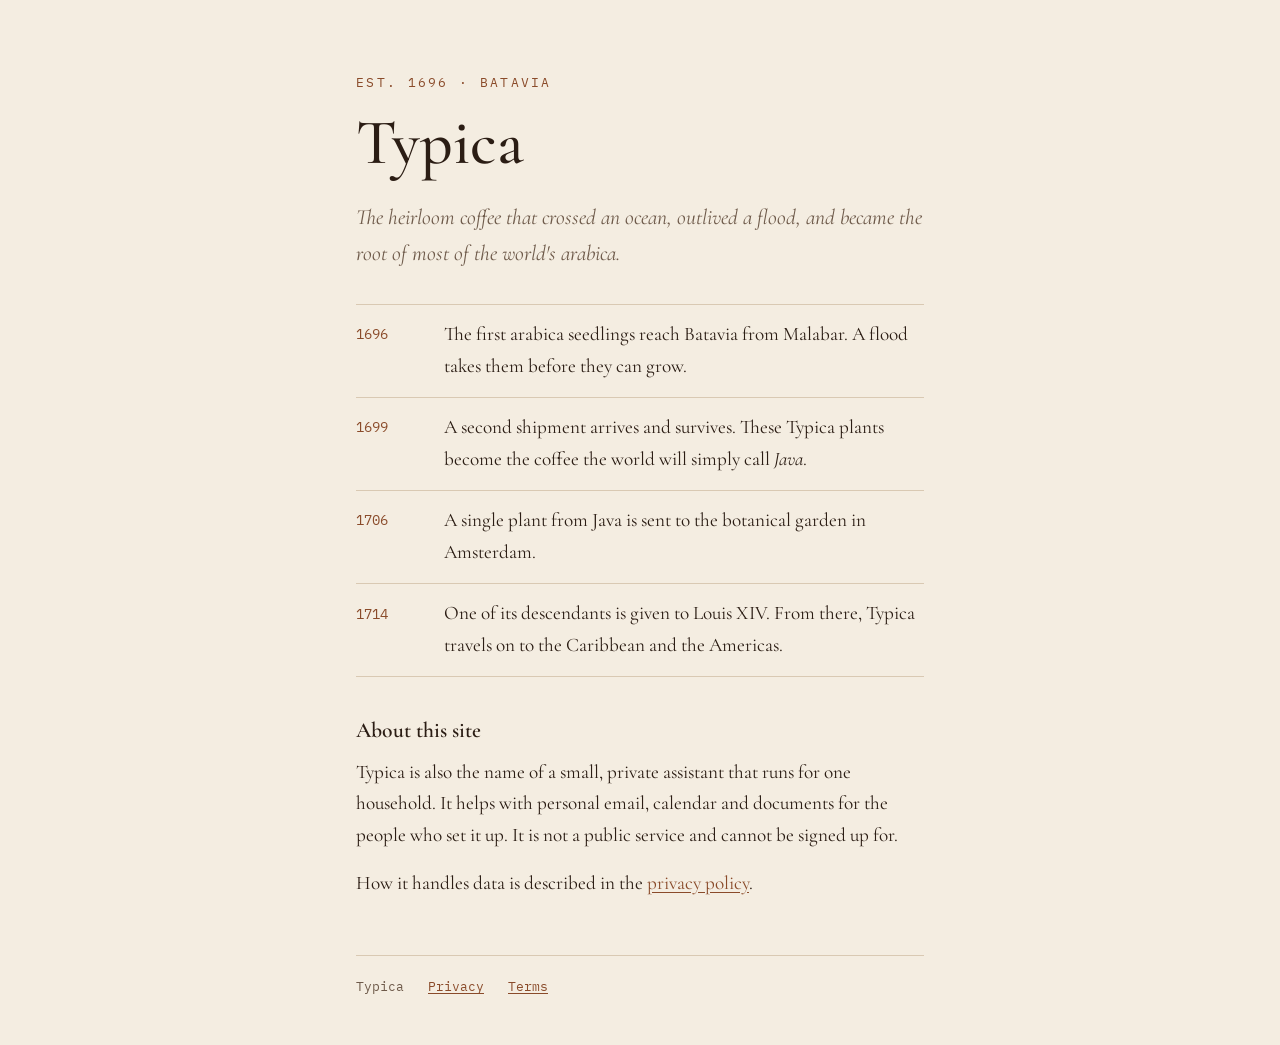
<file: index.html>
<!doctype html>
<html lang="en">
<head>
  <meta charset="utf-8">
  <meta name="viewport" content="width=device-width, initial-scale=1">
  <title>Typica</title>
  <meta name="description" content="Typica — a private household assistant, named after the heirloom coffee that came to Java in 1696.">
  <link rel="preconnect" href="https://fonts.googleapis.com">
  <link rel="preconnect" href="https://fonts.gstatic.com" crossorigin>
  <link href="https://fonts.googleapis.com/css2?family=Cormorant+Garamond:ital,wght@0,500;0,600;1,500&family=IBM+Plex+Mono&display=swap" rel="stylesheet">
  <link rel="stylesheet" href="style.css">
</head>
<body>
  <main>
    <p class="mark">Est. 1696 · Batavia</p>
    <h1>Typica</h1>
    <p class="lede">The heirloom coffee that crossed an ocean, outlived a flood, and became the root of most of the world's arabica.</p>

    <ol class="timeline">
      <li><time>1696</time><span>The first arabica seedlings reach Batavia from Malabar. A flood takes them before they can grow.</span></li>
      <li><time>1699</time><span>A second shipment arrives and survives. These Typica plants become the coffee the world will simply call <em>Java</em>.</span></li>
      <li><time>1706</time><span>A single plant from Java is sent to the botanical garden in Amsterdam.</span></li>
      <li><time>1714</time><span>One of its descendants is given to Louis XIV. From there, Typica travels on to the Caribbean and the Americas.</span></li>
    </ol>

    <h2>About this site</h2>
    <p>Typica is also the name of a small, private assistant that runs for one household. It helps with personal email, calendar and documents for the people who set it up. It is not a public service and cannot be signed up for.</p>
    <p>How it handles data is described in the <a href="privacy.html">privacy policy</a>.</p>

    <footer>
      <span>Typica</span>
      <a href="privacy.html">Privacy</a>
      <a href="terms.html">Terms</a>
    </footer>
  </main>
</body>
</html>
</file>
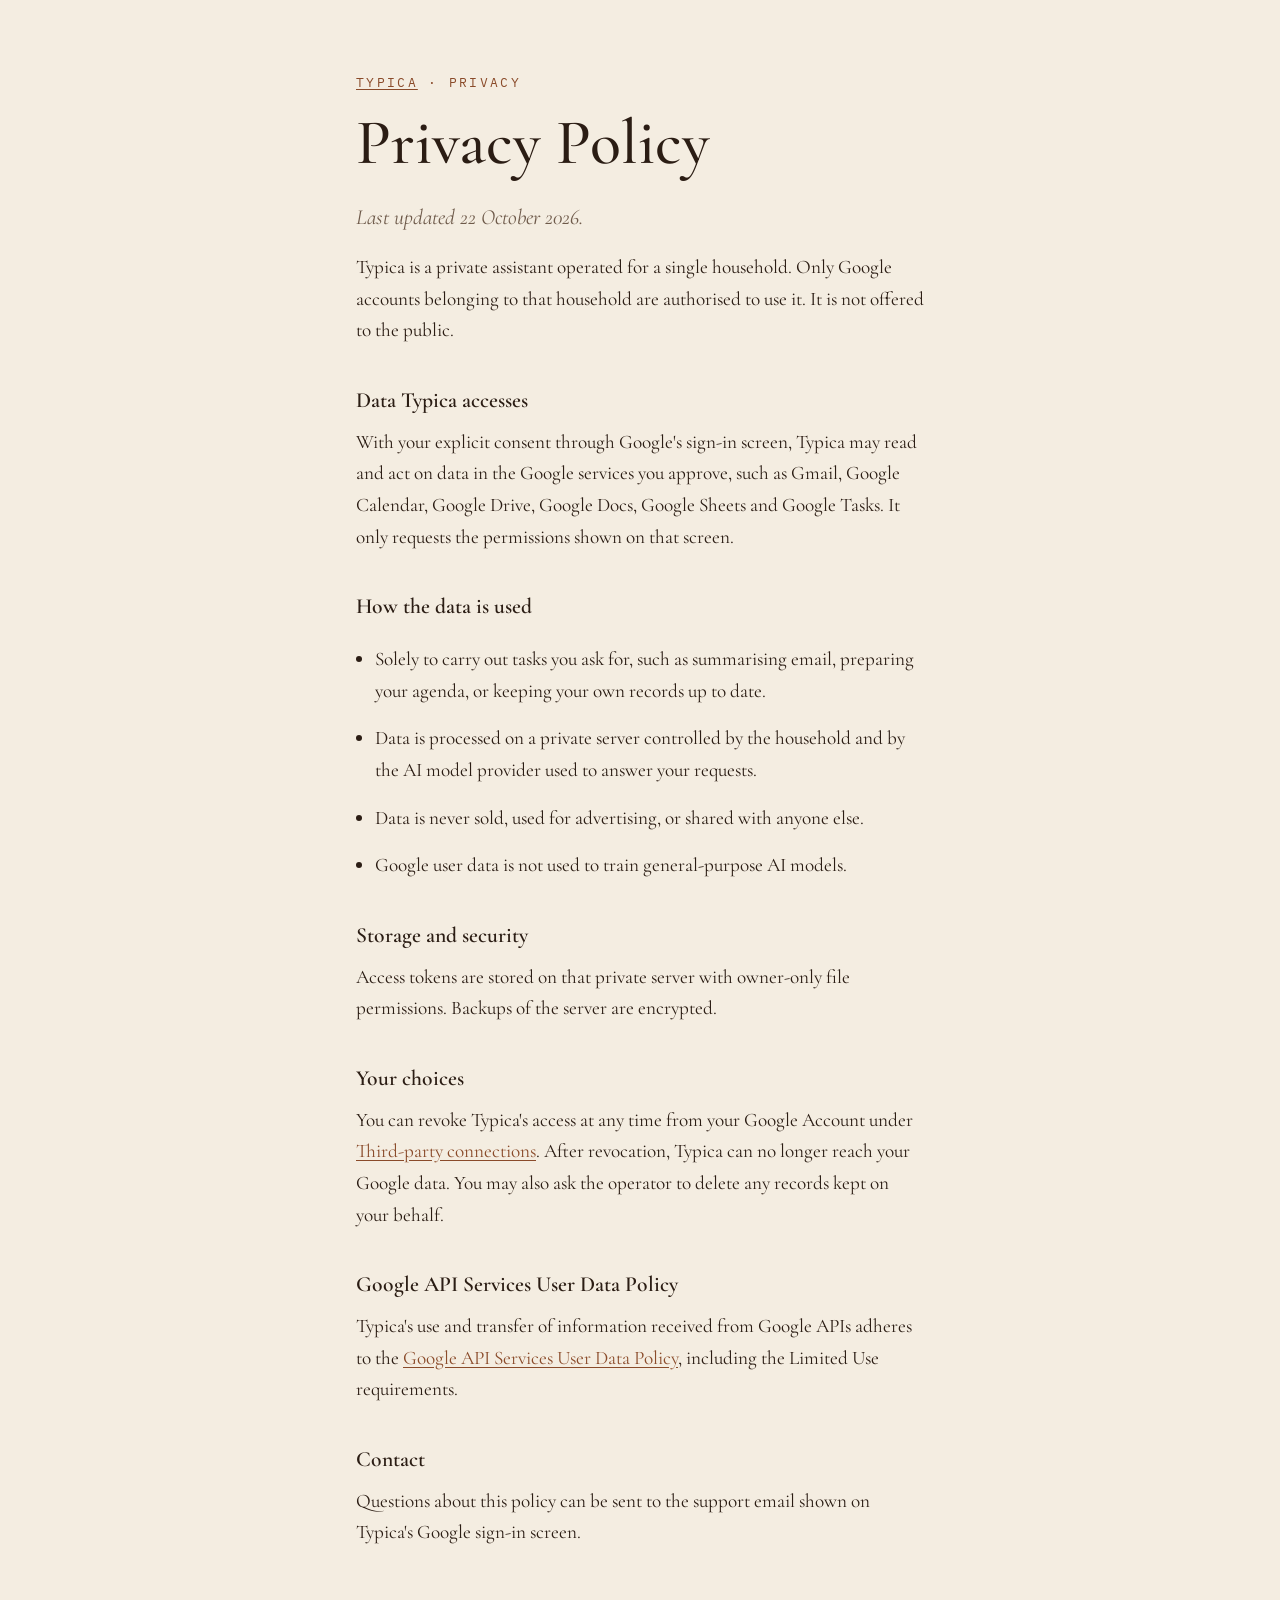
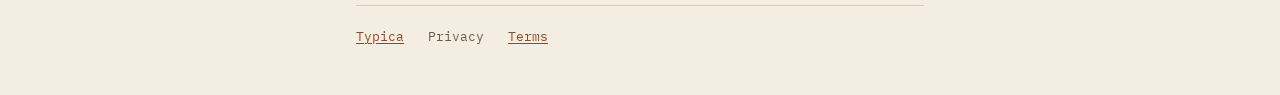
<file: privacy.html>
<!doctype html>
<html lang="en">
<head>
  <meta charset="utf-8">
  <meta name="viewport" content="width=device-width, initial-scale=1">
  <title>Typica Privacy Policy</title>
  <meta name="description" content="How Typica, a private household assistant, handles Google user data.">
  <link rel="preconnect" href="https://fonts.googleapis.com">
  <link rel="preconnect" href="https://fonts.gstatic.com" crossorigin>
  <link href="https://fonts.googleapis.com/css2?family=Cormorant+Garamond:ital,wght@0,500;0,600;1,500&family=IBM+Plex+Mono&display=swap" rel="stylesheet">
  <link rel="stylesheet" href="style.css">
</head>
<body>
  <main>
    <p class="mark"><a href="./">Typica</a> · Privacy</p>
    <h1>Privacy Policy</h1>
    <p class="lede">Last updated 22 October 2026.</p>

    <p>Typica is a private assistant operated for a single household. Only Google accounts belonging to that household are authorised to use it. It is not offered to the public.</p>

    <h2>Data Typica accesses</h2>
    <p>With your explicit consent through Google's sign-in screen, Typica may read and act on data in the Google services you approve, such as Gmail, Google Calendar, Google Drive, Google Docs, Google Sheets and Google Tasks. It only requests the permissions shown on that screen.</p>

    <h2>How the data is used</h2>
    <ul>
      <li>Solely to carry out tasks you ask for, such as summarising email, preparing your agenda, or keeping your own records up to date.</li>
      <li>Data is processed on a private server controlled by the household and by the AI model provider used to answer your requests.</li>
      <li>Data is never sold, used for advertising, or shared with anyone else.</li>
      <li>Google user data is not used to train general-purpose AI models.</li>
    </ul>

    <h2>Storage and security</h2>
    <p>Access tokens are stored on that private server with owner-only file permissions. Backups of the server are encrypted.</p>

    <h2>Your choices</h2>
    <p>You can revoke Typica's access at any time from your Google Account under <a href="https://myaccount.google.com/connections">Third-party connections</a>. After revocation, Typica can no longer reach your Google data. You may also ask the operator to delete any records kept on your behalf.</p>

    <h2>Google API Services User Data Policy</h2>
    <p>Typica's use and transfer of information received from Google APIs adheres to the <a href="https://developers.google.com/terms/api-services-user-data-policy">Google API Services User Data Policy</a>, including the Limited Use requirements.</p>

    <h2>Contact</h2>
    <p>Questions about this policy can be sent to the support email shown on Typica's Google sign-in screen.</p>

    <footer>
      <a href="./">Typica</a>
      <span>Privacy</span>
      <a href="terms.html">Terms</a>
    </footer>
  </main>
</body>
</html>
</file>
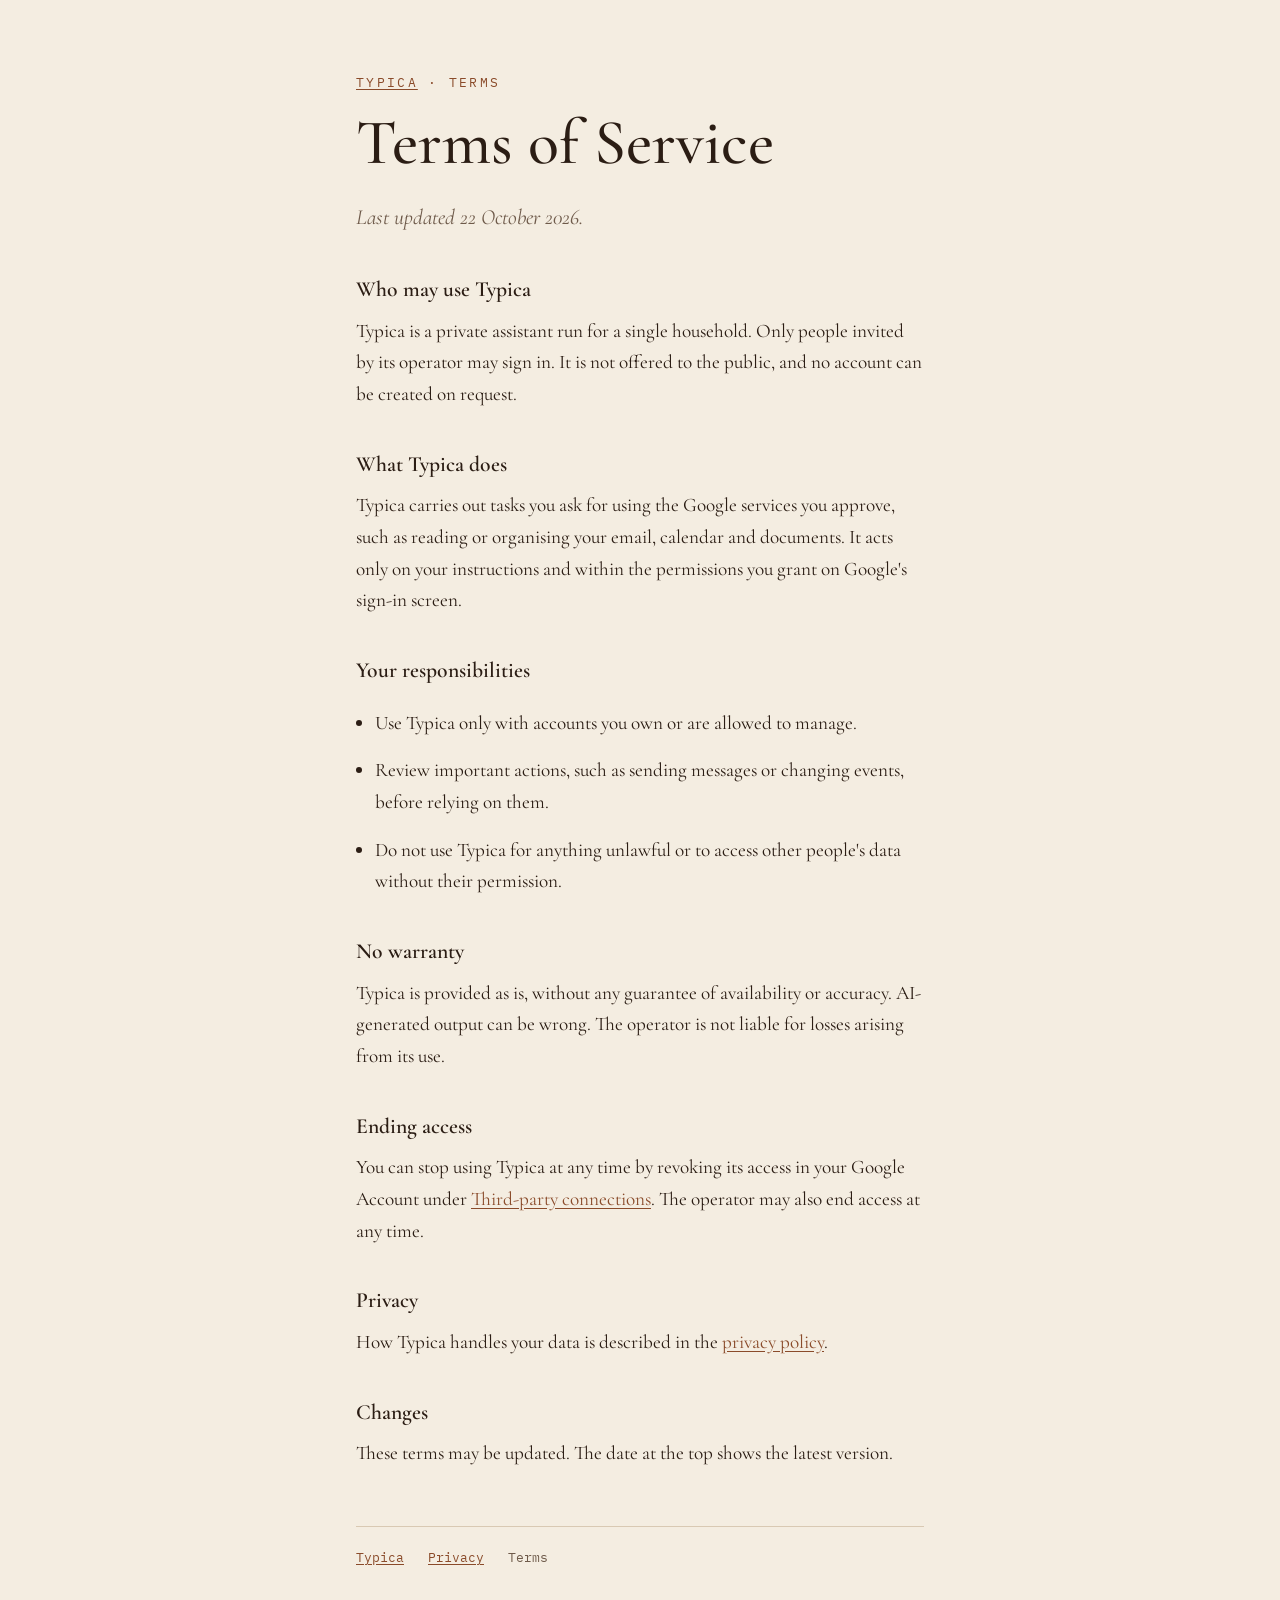
<file: terms.html>
<!doctype html>
<html lang="en">
<head>
  <meta charset="utf-8">
  <meta name="viewport" content="width=device-width, initial-scale=1">
  <title>Typica Terms of Service</title>
  <meta name="description" content="Terms of Service for Typica, a private household assistant.">
  <link rel="preconnect" href="https://fonts.googleapis.com">
  <link rel="preconnect" href="https://fonts.gstatic.com" crossorigin>
  <link href="https://fonts.googleapis.com/css2?family=Cormorant+Garamond:ital,wght@0,500;0,600;1,500&family=IBM+Plex+Mono&display=swap" rel="stylesheet">
  <link rel="stylesheet" href="style.css">
</head>
<body>
  <main>
    <p class="mark"><a href="./">Typica</a> · Terms</p>
    <h1>Terms of Service</h1>
    <p class="lede">Last updated 22 October 2026.</p>

    <h2>Who may use Typica</h2>
    <p>Typica is a private assistant run for a single household. Only people invited by its operator may sign in. It is not offered to the public, and no account can be created on request.</p>

    <h2>What Typica does</h2>
    <p>Typica carries out tasks you ask for using the Google services you approve, such as reading or organising your email, calendar and documents. It acts only on your instructions and within the permissions you grant on Google's sign-in screen.</p>

    <h2>Your responsibilities</h2>
    <ul>
      <li>Use Typica only with accounts you own or are allowed to manage.</li>
      <li>Review important actions, such as sending messages or changing events, before relying on them.</li>
      <li>Do not use Typica for anything unlawful or to access other people's data without their permission.</li>
    </ul>

    <h2>No warranty</h2>
    <p>Typica is provided as is, without any guarantee of availability or accuracy. AI-generated output can be wrong. The operator is not liable for losses arising from its use.</p>

    <h2>Ending access</h2>
    <p>You can stop using Typica at any time by revoking its access in your Google Account under <a href="https://myaccount.google.com/connections">Third-party connections</a>. The operator may also end access at any time.</p>

    <h2>Privacy</h2>
    <p>How Typica handles your data is described in the <a href="privacy.html">privacy policy</a>.</p>

    <h2>Changes</h2>
    <p>These terms may be updated. The date at the top shows the latest version.</p>

    <footer>
      <a href="./">Typica</a>
      <a href="privacy.html">Privacy</a>
      <span>Terms</span>
    </footer>
  </main>
</body>
</html>
</file>
<file: style.css>
:root {
  --paper: #f4ede1;
  --ink: #2b1d14;
  --muted: #6e5a4a;
  --accent: #8a4b2a;
  --rule: #d9c9b3;
  color-scheme: light dark;
}

@media (prefers-color-scheme: dark) {
  :root {
    --paper: #1c1410;
    --ink: #efe4d4;
    --muted: #b8a48f;
    --accent: #d39a6a;
    --rule: #3a2c22;
  }
}

* { box-sizing: border-box; }

body {
  margin: 0;
  background: var(--paper);
  color: var(--ink);
  font-family: "Cormorant Garamond", Georgia, "Times New Roman", serif;
  font-size: 1.2rem;
  line-height: 1.65;
}

main {
  max-width: 38rem;
  margin: 0 auto;
  padding: 4.5rem 1.25rem 3rem;
}

.mark {
  font-family: "IBM Plex Mono", ui-monospace, monospace;
  font-size: 0.8rem;
  letter-spacing: 0.18em;
  text-transform: uppercase;
  color: var(--accent);
  margin: 0 0 1rem;
}

h1 {
  font-weight: 500;
  font-size: clamp(2.6rem, 9vw, 4rem);
  line-height: 1.05;
  margin: 0 0 1.5rem;
}

h2 {
  font-weight: 600;
  font-size: 1.35rem;
  margin: 2.25rem 0 0.5rem;
}

p, li { margin: 0 0 1rem; }

ul { padding-left: 1.2rem; }

a { color: var(--accent); text-underline-offset: 0.18em; }

.lede { font-size: 1.35rem; color: var(--muted); font-style: italic; }

ol.timeline {
  list-style: none;
  padding: 0;
  margin: 2rem 0;
  border-top: 1px solid var(--rule);
}

ol.timeline li {
  display: grid;
  grid-template-columns: 4.5rem 1fr;
  gap: 1rem;
  padding: 0.9rem 0;
  border-bottom: 1px solid var(--rule);
  margin: 0;
}

ol.timeline time {
  font-family: "IBM Plex Mono", ui-monospace, monospace;
  font-size: 0.9rem;
  color: var(--accent);
  padding-top: 0.2rem;
}

footer {
  margin-top: 3.5rem;
  padding-top: 1.25rem;
  border-top: 1px solid var(--rule);
  font-family: "IBM Plex Mono", ui-monospace, monospace;
  font-size: 0.8rem;
  color: var(--muted);
  display: flex;
  flex-wrap: wrap;
  gap: 0.5rem 1.5rem;
}
</file>
